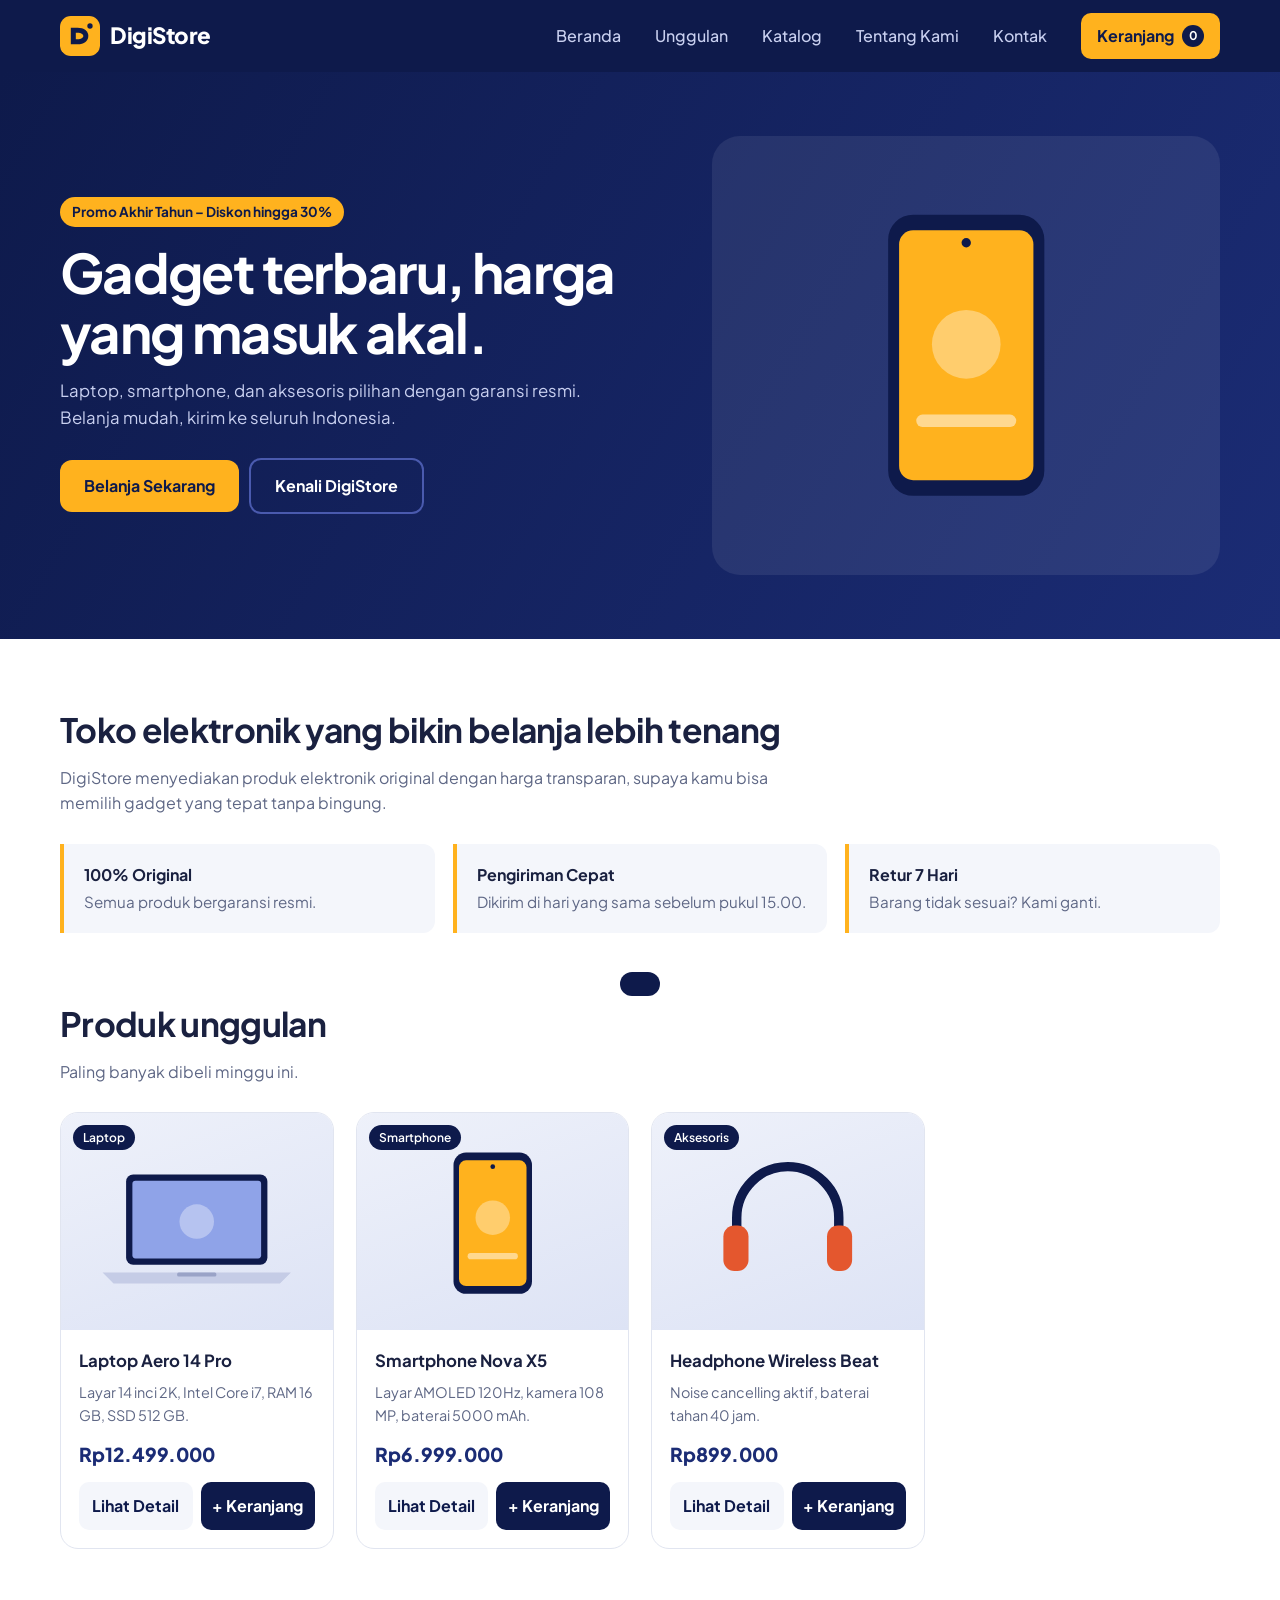
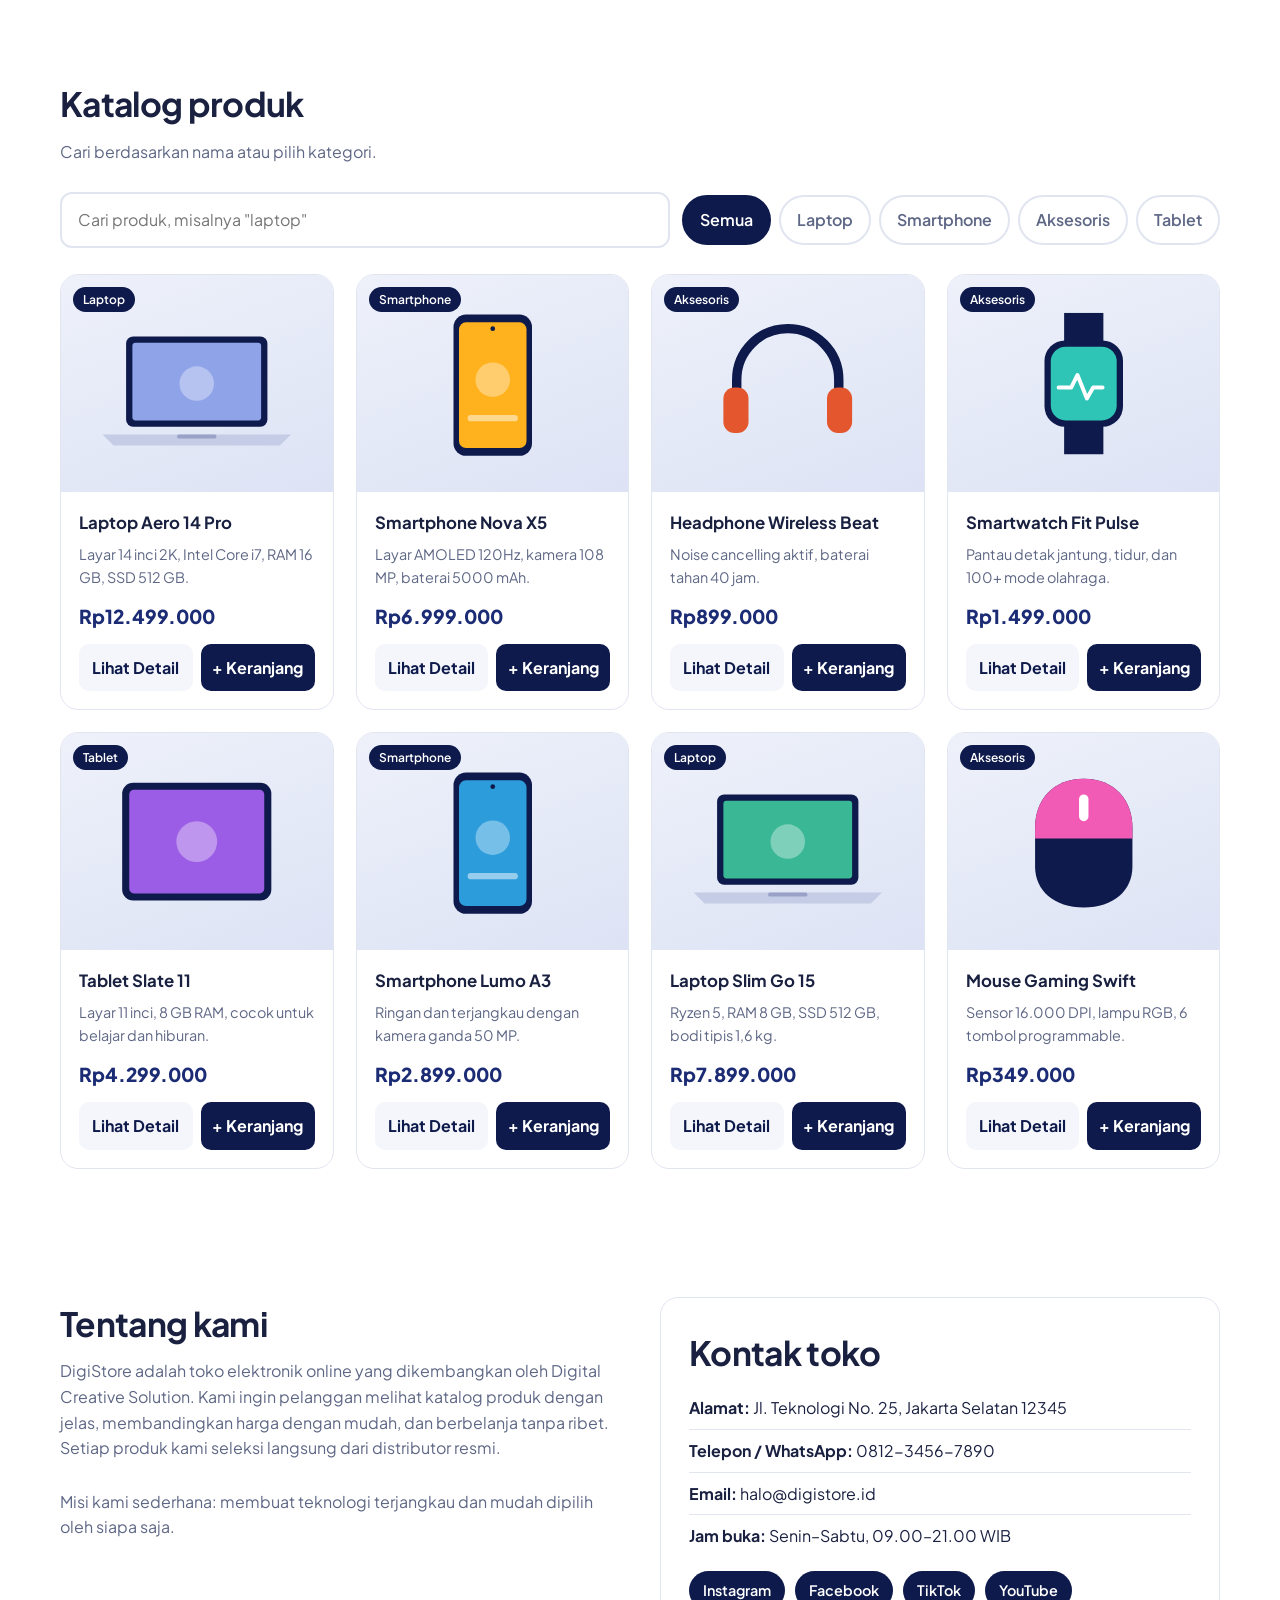
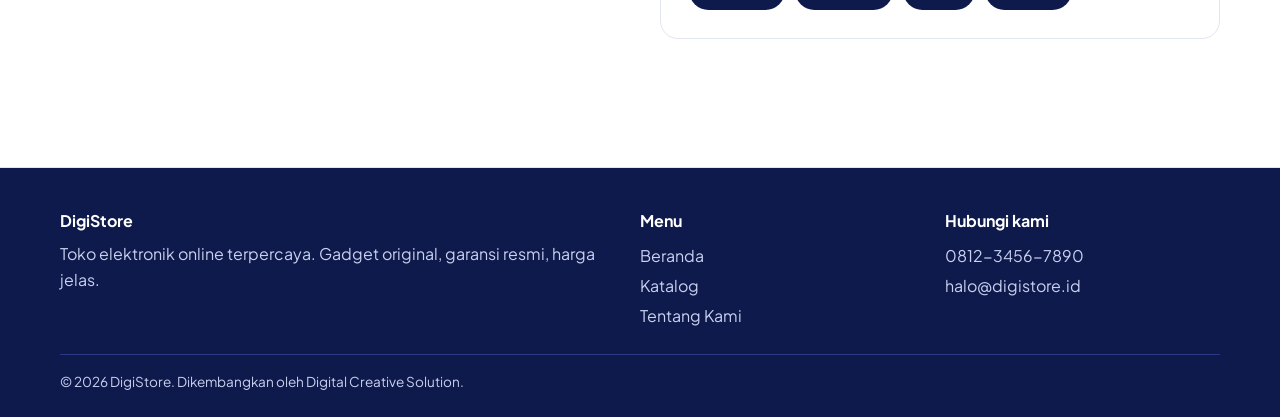
<file: index.html>
<!DOCTYPE html>
<html lang="id">
<head>
<meta charset="UTF-8">
<meta name="viewport" content="width=device-width, initial-scale=1">
<title>DigiStore – Toko Elektronik Online</title>
<link href="https://fonts.googleapis.com/css2?family=Plus+Jakarta+Sans:wght@400;500;700;800&display=swap" rel="stylesheet">
<link rel="stylesheet" href="style.css">

</head>
<body>

<header>
 <div class="wrap bar">
  <a href="#beranda" class="logo" aria-label="DigiStore">
   <svg width="40" height="40" viewBox="0 0 48 48" aria-hidden="true">
    <rect width="48" height="48" rx="13" fill="#FFB21E"/>
    <path d="M13 14h8c8 0 13 4.2 13 10s-5 10-13 10h-8z" fill="#0E1A4B"/>
    <path d="M19 20h2c4 0 7 1.8 7 4s-3 4-7 4h-2z" fill="#FFB21E"/>
    <circle cx="36" cy="12" r="3.2" fill="#0E1A4B"/>
   </svg>
   DigiStore
  </a>
  <nav id="nav">
   <a href="#beranda">Beranda</a><a href="#unggulan">Unggulan</a><a href="#katalog">Katalog</a><a href="#tentang">Tentang Kami</a><a href="#kontak">Kontak</a>
  </nav>
  <button class="cartbtn" id="openCart" aria-label="Buka keranjang">Keranjang <b id="cnt">0</b></button>
  <button class="burger" id="burger" aria-label="Menu">☰</button>
 </div>
</header>

<main>
<div class="hero" id="beranda">
 <div class="wrap">
  <div>
   <span class="tag">Promo Akhir Tahun – Diskon hingga 30%</span>
   <h1>Gadget terbaru, harga yang masuk akal.</h1>
   <p>Laptop, smartphone, dan aksesoris pilihan dengan garansi resmi. Belanja mudah, kirim ke seluruh Indonesia.</p>
   <a class="btn" href="#katalog">Belanja Sekarang</a><a class="btn ghost" href="#tentang">Kenali DigiStore</a>
  </div>
  <div class="heroimg" id="heroimg"></div>
 </div>
</div>

<section class="desc">
 <div class="wrap">
  <h2>Toko elektronik yang bikin belanja lebih tenang</h2>
  <p class="sub">DigiStore menyediakan produk elektronik original dengan harga transparan, supaya kamu bisa memilih gadget yang tepat tanpa bingung.</p>
  <div class="perks">
   <div class="perk"><b>100% Original</b><span>Semua produk bergaransi resmi.</span></div>
   <div class="perk"><b>Pengiriman Cepat</b><span>Dikirim di hari yang sama sebelum pukul 15.00.</span></div>
   <div class="perk"><b>Retur 7 Hari</b><span>Barang tidak sesuai? Kami ganti.</span></div>
  </div>
 </div>
</div>

<section class="feat" id="unggulan">
 <div class="wrap">
  <h2>Produk unggulan</h2>
  <p class="sub">Paling banyak dibeli minggu ini.</p>
  <div class="grid" id="featGrid"></div>
 </div>
</section>

<section id="katalog">
 <div class="wrap">
  <h2>Katalog produk</h2>
  <p class="sub">Cari berdasarkan nama atau pilih kategori.</p>
  <div class="tools">
   <input class="search" id="q" type="search" placeholder="Cari produk, misalnya &quot;laptop&quot;" aria-label="Cari produk">
   <div class="chips" id="chips"></div>
  </div>
  <div class="grid" id="grid"></div>
 </div>
</section>

<section class="feat" id="tentang">
 <div class="wrap two">
  <div>
   <h2>Tentang kami</h2>
   <p class="sub" style="max-width:none">DigiStore adalah toko elektronik online yang dikembangkan oleh Digital Creative Solution. Kami ingin pelanggan melihat katalog produk dengan jelas, membandingkan harga dengan mudah, dan berbelanja tanpa ribet. Setiap produk kami seleksi langsung dari distributor resmi.</p>
   <p class="sub" style="max-width:none;margin:0">Misi kami sederhana: membuat teknologi terjangkau dan mudah dipilih oleh siapa saja.</p>
  </div>
  <div class="box" id="kontak">
   <h2>Kontak toko</h2>
   <ul>
    <li><b>Alamat:</b> Jl. Teknologi No. 25, Jakarta Selatan 12345</li>
    <li><b>Telepon / WhatsApp:</b> 0812-3456-7890</li>
    <li><b>Email:</b> halo@digistore.id</li>
    <li><b>Jam buka:</b> Senin–Sabtu, 09.00–21.00 WIB</li>
   </ul>
   <div class="soc"><a href="#">Instagram</a><a href="#">Facebook</a><a href="#">TikTok</a><a href="#">YouTube</a></div>
  </div>
 </div>
</section>
</main>

<footer>
 <div class="wrap">
  <div class="fg">
   <div><h4>DigiStore</h4><p>Toko elektronik online terpercaya. Gadget original, garansi resmi, harga jelas.</p></div>
   <div><h4>Menu</h4><a href="#beranda">Beranda</a><a href="#katalog">Katalog</a><a href="#tentang">Tentang Kami</a></div>
   <div><h4>Hubungi kami</h4><a href="#kontak">0812-3456-7890</a><a href="#kontak">halo@digistore.id</a></div>
  </div>
  <div class="copy">© 2026 DigiStore. Dikembangkan oleh Digital Creative Solution.</div>
 </div>
</footer>

<div class="ov" id="ov"></div>
<aside class="drawer" id="drawer" aria-label="Keranjang belanja">
 <div class="dh"><h3>Keranjang belanja</h3><button id="closeCart" aria-label="Tutup">✕</button></div>
 <div class="items" id="items"></div>
 <div class="df">
  <div class="tot"><span>Total (<span id="tq">0</span> barang)</span><span id="tp">Rp0</span></div>
  <button class="btn" id="checkout">Checkout</button>
 </div>
</aside>
<div class="modal" id="modal"><div class="mb" id="mb"></div></div>
<div class="toast" id="toast"></div>

<script src="java.js"></script>
</body>
</html>
</file>
<file: style.css>
:root{--navy:#0E1A4B;--navy2:#1B2C75;--amber:#FFB21E;--bg:#F4F6FB;--card:#fff;--text:#1A2140;--muted:#5E6785;--line:#E1E5F0}
*{box-sizing:border-box;margin:0;padding:0}
html{scroll-behavior:smooth}
body{font-family:'Plus Jakarta Sans',system-ui,sans-serif;background:var(--bg);color:var(--text);line-height:1.6}
a{color:inherit;text-decoration:none}
button{font:inherit;cursor:pointer;border:0}
:focus-visible{outline:3px solid var(--amber);outline-offset:2px}
.wrap{max-width:1200px;margin:0 auto;padding:0 20px}
/* header */
header{background:var(--navy);position:sticky;top:0;z-index:50}
.bar{display:flex;align-items:center;gap:20px;height:72px}
.logo{display:flex;align-items:center;gap:10px;color:#fff;font-weight:800;font-size:1.4rem;letter-spacing:-.02em}
nav{margin-left:auto;display:flex;gap:6px}
nav a{color:#C9D0F0;padding:8px 14px;border-radius:8px;font-weight:500}
nav a:hover{background:var(--navy2);color:#fff}
.cartbtn{background:var(--amber);color:var(--navy);font-weight:700;padding:10px 16px;border-radius:10px;display:flex;gap:8px;align-items:center}
.cartbtn b{background:var(--navy);color:#fff;border-radius:99px;min-width:22px;height:22px;display:grid;place-items:center;font-size:.75rem}
.burger{display:none;background:none;color:#fff;font-size:1.6rem;margin-left:auto}
/* hero */
.hero{background:linear-gradient(120deg,var(--navy) 0%,var(--navy2) 100%);color:#fff;overflow:hidden}
.hero .wrap{display:grid;grid-template-columns:1.1fr .9fr;gap:30px;align-items:center;padding-top:64px;padding-bottom:64px}
.tag{display:inline-block;background:var(--amber);color:var(--navy);font-weight:700;font-size:.85rem;padding:4px 12px;border-radius:99px;margin-bottom:16px}
.hero h1{font-size:clamp(2rem,4.6vw,3.4rem);line-height:1.1;letter-spacing:-.03em;margin-bottom:16px}
.hero p{color:#C9D0F0;max-width:46ch;margin-bottom:26px;font-size:1.05rem}
.btn{display:inline-block;background:var(--amber);color:var(--navy);font-weight:700;padding:13px 24px;border-radius:12px}
.btn:hover{filter:brightness(1.07)}
.btn.ghost{background:transparent;color:#fff;border:2px solid #4A5AAE;margin-left:10px}
.heroimg{background:rgba(255,255,255,.08);border-radius:28px;padding:20px;aspect-ratio:1/.85}
.heroimg svg,.heroimg img{width:100%;height:100%;object-fit:contain}
/* sections */
section{padding:64px 0}
h2{font-size:clamp(1.5rem,3vw,2.1rem);letter-spacing:-.02em;margin-bottom:8px}
.sub{color:var(--muted);margin-bottom:28px;max-width:60ch}
.desc{background:#fff;border-bottom:1px solid var(--line)}
.perks{display:grid;grid-template-columns:repeat(3,1fr);gap:18px;margin-top:24px}
.perk{padding:18px 20px;border-left:4px solid var(--amber);background:var(--bg);border-radius:0 12px 12px 0}
.perk b{display:block;margin-bottom:2px}
.perk span{color:var(--muted);font-size:.95rem}
/* products */
.tools{display:flex;flex-wrap:wrap;gap:12px;margin-bottom:26px;align-items:center}
.search{flex:1 1 260px;padding:13px 16px;border:2px solid var(--line);border-radius:12px;font:inherit;background:#fff}
.search:focus{border-color:var(--navy2);outline:0}
.chips{display:flex;gap:8px;flex-wrap:wrap}
.chip{background:#fff;border:2px solid var(--line);padding:10px 16px;border-radius:99px;font-weight:600;color:var(--muted)}
.chip.on{background:var(--navy);border-color:var(--navy);color:#fff}
.grid{display:grid;grid-template-columns:repeat(auto-fill,minmax(260px,1fr));gap:22px}
.card{background:var(--card);border-radius:18px;overflow:hidden;border:1px solid var(--line);display:flex;flex-direction:column;transition:box-shadow .2s,transform .2s}
.card:hover{box-shadow:0 14px 34px rgba(14,26,75,.12);transform:translateY(-3px)}
.pic{aspect-ratio:1/.8;background:linear-gradient(160deg,#EEF1FA,#DDE3F5);padding:18px;position:relative}
.pic svg,.pic img{width:100%;height:100%;object-fit:contain}
.pic em{position:absolute;top:12px;left:12px;background:var(--navy);color:#fff;font-style:normal;font-size:.75rem;font-weight:600;padding:3px 10px;border-radius:99px}
.info{padding:18px;display:flex;flex-direction:column;gap:6px;flex:1}
.info h3{font-size:1.05rem}
.info p{color:var(--muted);font-size:.9rem;flex:1}
.price{font-weight:800;font-size:1.2rem;color:var(--navy2);margin:6px 0}
.acts{display:flex;gap:8px}
.acts button{flex:1;padding:11px;border-radius:10px;font-weight:700}
.det{background:var(--bg);color:var(--navy)}
.add{background:var(--navy);color:#fff}
.add:hover{background:var(--navy2)}
.empty{grid-column:1/-1;text-align:center;color:var(--muted);padding:40px}
.feat{background:#fff}
/* about & contact */
.two{display:grid;grid-template-columns:1fr 1fr;gap:40px}
.box{background:#fff;border:1px solid var(--line);border-radius:18px;padding:28px}
.box li{list-style:none;padding:8px 0;border-bottom:1px solid var(--line)}
.box li:last-child{border:0}
.soc{display:flex;gap:10px;margin-top:14px;flex-wrap:wrap}
.soc a{background:var(--navy);color:#fff;padding:8px 14px;border-radius:99px;font-weight:600;font-size:.9rem}
footer{background:var(--navy);color:#C9D0F0;padding:40px 0 24px}
.fg{display:grid;grid-template-columns:2fr 1fr 1fr;gap:30px;margin-bottom:24px}
footer h4{color:#fff;margin-bottom:8px}
footer a{display:block;padding:2px 0}
.copy{border-top:1px solid #2A3A86;padding-top:16px;font-size:.85rem}
/* cart drawer */
.ov{position:fixed;inset:0;background:rgba(10,15,40,.55);display:none;z-index:90}
.ov.open{display:block}
.drawer{position:fixed;top:0;right:0;height:100%;width:min(420px,100%);background:#fff;z-index:100;transform:translateX(100%);transition:transform .25s;display:flex;flex-direction:column}
.drawer.open{transform:none}
.dh{padding:20px;display:flex;justify-content:space-between;align-items:center;border-bottom:1px solid var(--line)}
.dh button{background:none;font-size:1.5rem}
.items{flex:1;overflow:auto;padding:12px 20px}
.it{display:grid;grid-template-columns:64px 1fr auto;gap:12px;align-items:center;padding:12px 0;border-bottom:1px solid var(--line)}
.it .th{width:64px;height:56px;background:#EEF1FA;border-radius:10px;padding:4px}
.it .th svg,.it .th img{width:100%;height:100%;object-fit:contain}
.it small{color:var(--muted)}
.qty{display:flex;align-items:center;gap:6px;margin-top:4px}
.qty button{width:26px;height:26px;border-radius:8px;background:var(--bg);font-weight:700}
.rm{background:none;color:#C0392B;font-size:.8rem;font-weight:600}
.df{padding:20px;border-top:1px solid var(--line)}
.tot{display:flex;justify-content:space-between;font-weight:800;font-size:1.15rem;margin:6px 0 14px}
.df .btn{width:100%;text-align:center}
/* modal */
.modal{position:fixed;inset:0;display:none;place-items:center;z-index:120;background:rgba(10,15,40,.6);padding:20px}
.modal.open{display:grid}
.mb{background:#fff;border-radius:20px;max-width:760px;width:100%;display:grid;grid-template-columns:1fr 1fr;overflow:hidden}
.mb .pic{aspect-ratio:auto;min-height:260px}
.mi{padding:26px;display:flex;flex-direction:column;gap:10px}
.mi .x{align-self:flex-end;background:none;font-size:1.4rem}
.toast{position:fixed;bottom:24px;left:50%;transform:translate(-50%,120px);background:var(--navy);color:#fff;padding:12px 20px;border-radius:12px;z-index:200;transition:transform .25s;font-weight:600}
.toast.show{transform:translate(-50%,0)}
@media(max-width:860px){
 .hero .wrap,.two,.mb{grid-template-columns:1fr}
 .perks,.fg{grid-template-columns:1fr}
 .burger{display:block}
 nav{display:none;position:absolute;top:72px;left:0;right:0;background:var(--navy);flex-direction:column;padding:10px 20px 18px;margin:0}
 nav.open{display:flex}
 .cartbtn{margin-left:0}
 .bar{gap:12px}
 .btn.ghost{margin:10px 0 0}
}
@media(prefers-reduced-motion:reduce){*{transition:none!important;scroll-behavior:auto!important}}
</file>
